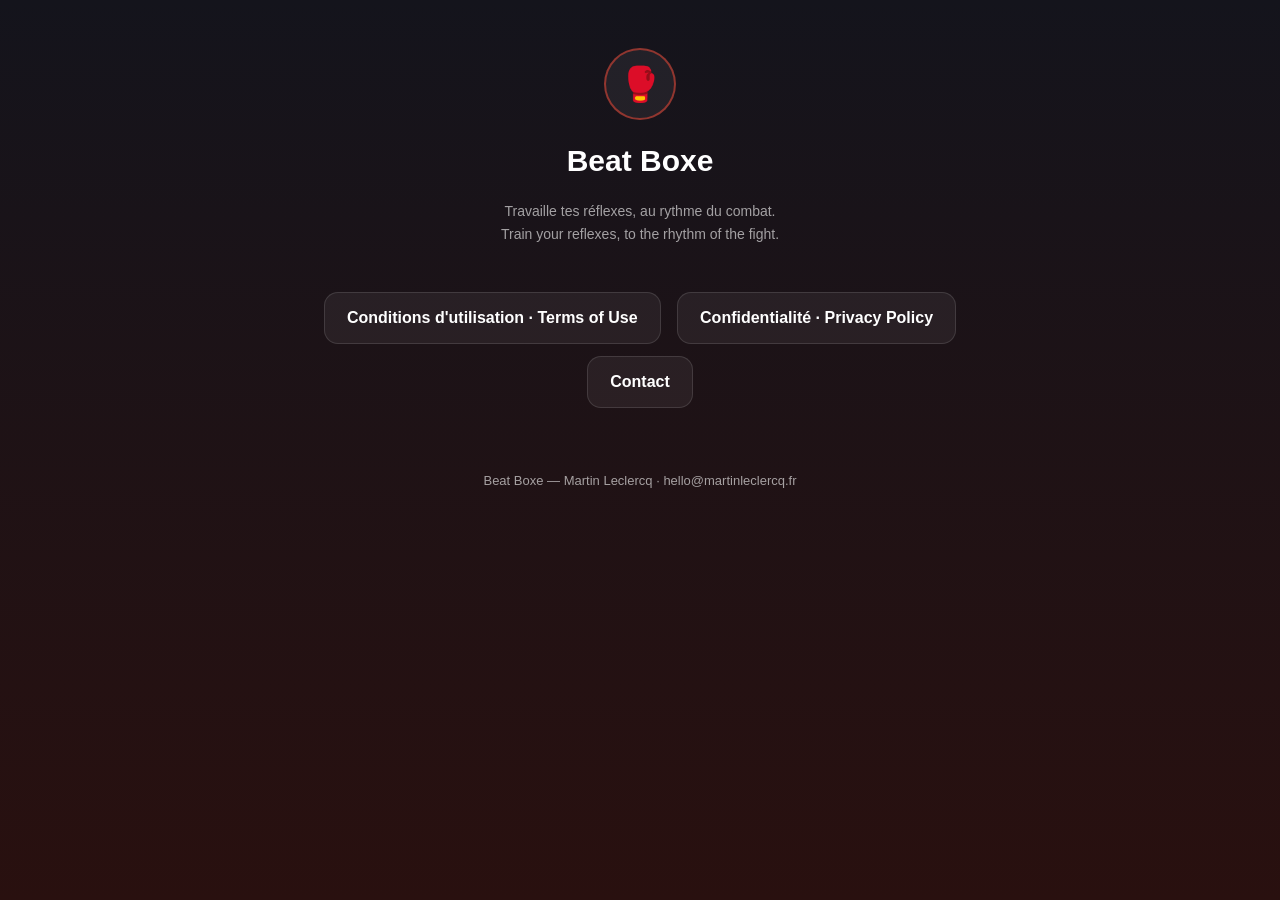
<file: index.html>
<!doctype html>
<html lang="fr">
<head>
  <meta charset="utf-8">
  <meta name="viewport" content="width=device-width, initial-scale=1">
  <title>Beat Boxe — Informations légales</title>
  <link rel="stylesheet" href="styles.css">
</head>
<body>
<main>
  <header>
    <div class="logo">🥊</div>
    <h1>Beat Boxe</h1>
    <p class="updated">Travaille tes réflexes, au rythme du combat.<br>Train your reflexes, to the rhythm of the fight.</p>
  </header>

  <nav class="home">
    <a class="btn" href="terms.html">Conditions d'utilisation · Terms of Use</a>
    <a class="btn" href="privacy.html">Confidentialité · Privacy Policy</a>
    <a class="btn" href="mailto:hello@martinleclercq.fr">Contact</a>
  </nav>

  <footer>Beat Boxe — Martin Leclercq · hello@martinleclercq.fr</footer>
</main>
</body>
</html>
</file>
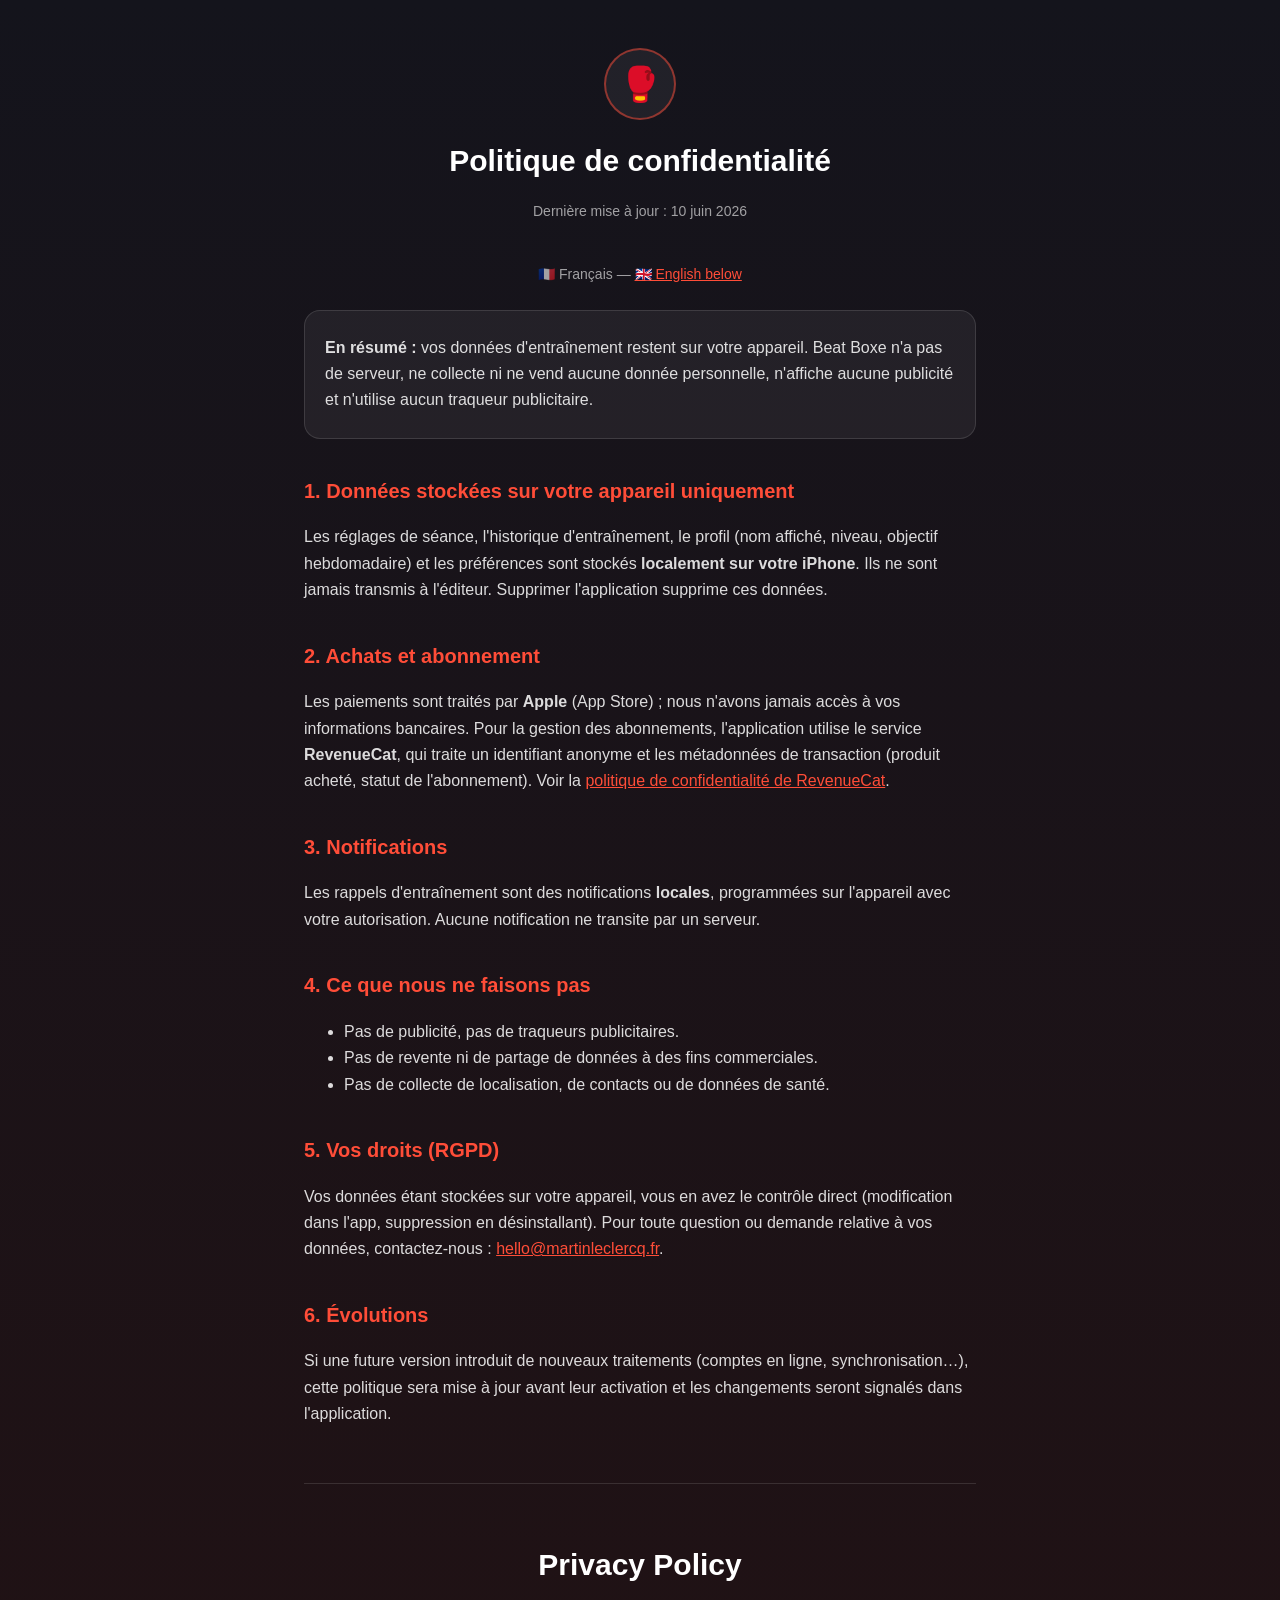
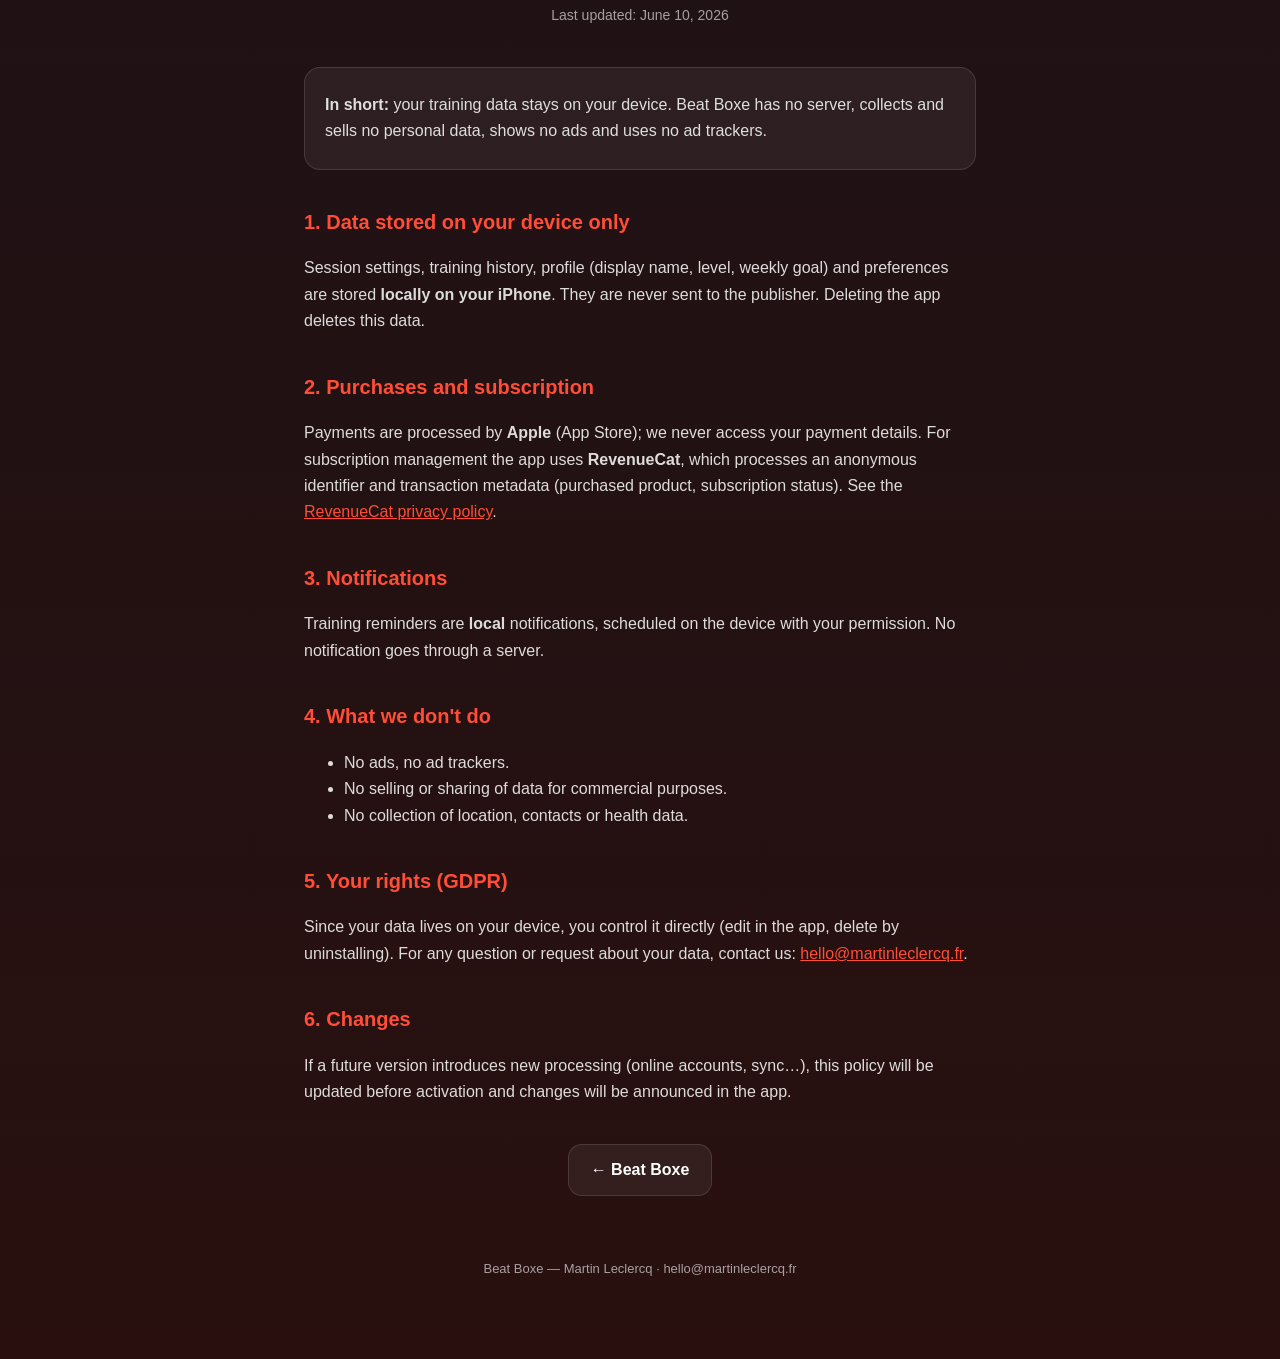
<file: privacy.html>
<!doctype html>
<html lang="fr">
<head>
  <meta charset="utf-8">
  <meta name="viewport" content="width=device-width, initial-scale=1">
  <title>Beat Boxe — Politique de confidentialité / Privacy Policy</title>
  <link rel="stylesheet" href="styles.css">
</head>
<body>
<main>
  <header>
    <div class="logo">🥊</div>
    <h1>Politique de confidentialité</h1>
    <p class="updated">Dernière mise à jour : 10 juin 2026</p>
  </header>
  <p class="lang-switch">🇫🇷 Français — <a href="#english">🇬🇧 English below</a></p>

  <div class="card">
    <p><strong>En résumé :</strong> vos données d'entraînement restent sur votre appareil. Beat Boxe n'a pas de serveur, ne collecte ni ne vend aucune donnée personnelle, n'affiche aucune publicité et n'utilise aucun traqueur publicitaire.</p>
  </div>

  <h2>1. Données stockées sur votre appareil uniquement</h2>
  <p>Les réglages de séance, l'historique d'entraînement, le profil (nom affiché, niveau, objectif hebdomadaire) et les préférences sont stockés <strong>localement sur votre iPhone</strong>. Ils ne sont jamais transmis à l'éditeur. Supprimer l'application supprime ces données.</p>

  <h2>2. Achats et abonnement</h2>
  <p>Les paiements sont traités par <strong>Apple</strong> (App Store) ; nous n'avons jamais accès à vos informations bancaires. Pour la gestion des abonnements, l'application utilise le service <strong>RevenueCat</strong>, qui traite un identifiant anonyme et les métadonnées de transaction (produit acheté, statut de l'abonnement). Voir la <a href="https://www.revenuecat.com/privacy" target="_blank" rel="noopener">politique de confidentialité de RevenueCat</a>.</p>

  <h2>3. Notifications</h2>
  <p>Les rappels d'entraînement sont des notifications <strong>locales</strong>, programmées sur l'appareil avec votre autorisation. Aucune notification ne transite par un serveur.</p>

  <h2>4. Ce que nous ne faisons pas</h2>
  <ul>
    <li>Pas de publicité, pas de traqueurs publicitaires.</li>
    <li>Pas de revente ni de partage de données à des fins commerciales.</li>
    <li>Pas de collecte de localisation, de contacts ou de données de santé.</li>
  </ul>

  <h2>5. Vos droits (RGPD)</h2>
  <p>Vos données étant stockées sur votre appareil, vous en avez le contrôle direct (modification dans l'app, suppression en désinstallant). Pour toute question ou demande relative à vos données, contactez-nous : <a href="mailto:hello@martinleclercq.fr">hello@martinleclercq.fr</a>.</p>

  <h2>6. Évolutions</h2>
  <p>Si une future version introduit de nouveaux traitements (comptes en ligne, synchronisation…), cette politique sera mise à jour avant leur activation et les changements seront signalés dans l'application.</p>

  <hr class="lang" id="english">

  <header>
    <h1>Privacy Policy</h1>
    <p class="updated">Last updated: June 10, 2026</p>
  </header>

  <div class="card">
    <p><strong>In short:</strong> your training data stays on your device. Beat Boxe has no server, collects and sells no personal data, shows no ads and uses no ad trackers.</p>
  </div>

  <h2>1. Data stored on your device only</h2>
  <p>Session settings, training history, profile (display name, level, weekly goal) and preferences are stored <strong>locally on your iPhone</strong>. They are never sent to the publisher. Deleting the app deletes this data.</p>

  <h2>2. Purchases and subscription</h2>
  <p>Payments are processed by <strong>Apple</strong> (App Store); we never access your payment details. For subscription management the app uses <strong>RevenueCat</strong>, which processes an anonymous identifier and transaction metadata (purchased product, subscription status). See the <a href="https://www.revenuecat.com/privacy" target="_blank" rel="noopener">RevenueCat privacy policy</a>.</p>

  <h2>3. Notifications</h2>
  <p>Training reminders are <strong>local</strong> notifications, scheduled on the device with your permission. No notification goes through a server.</p>

  <h2>4. What we don't do</h2>
  <ul>
    <li>No ads, no ad trackers.</li>
    <li>No selling or sharing of data for commercial purposes.</li>
    <li>No collection of location, contacts or health data.</li>
  </ul>

  <h2>5. Your rights (GDPR)</h2>
  <p>Since your data lives on your device, you control it directly (edit in the app, delete by uninstalling). For any question or request about your data, contact us: <a href="mailto:hello@martinleclercq.fr">hello@martinleclercq.fr</a>.</p>

  <h2>6. Changes</h2>
  <p>If a future version introduces new processing (online accounts, sync…), this policy will be updated before activation and changes will be announced in the app.</p>

  <nav class="home"><a class="btn" href="index.html">← Beat Boxe</a></nav>
  <footer>Beat Boxe — Martin Leclercq · hello@martinleclercq.fr</footer>
</main>
</body>
</html>
</file>
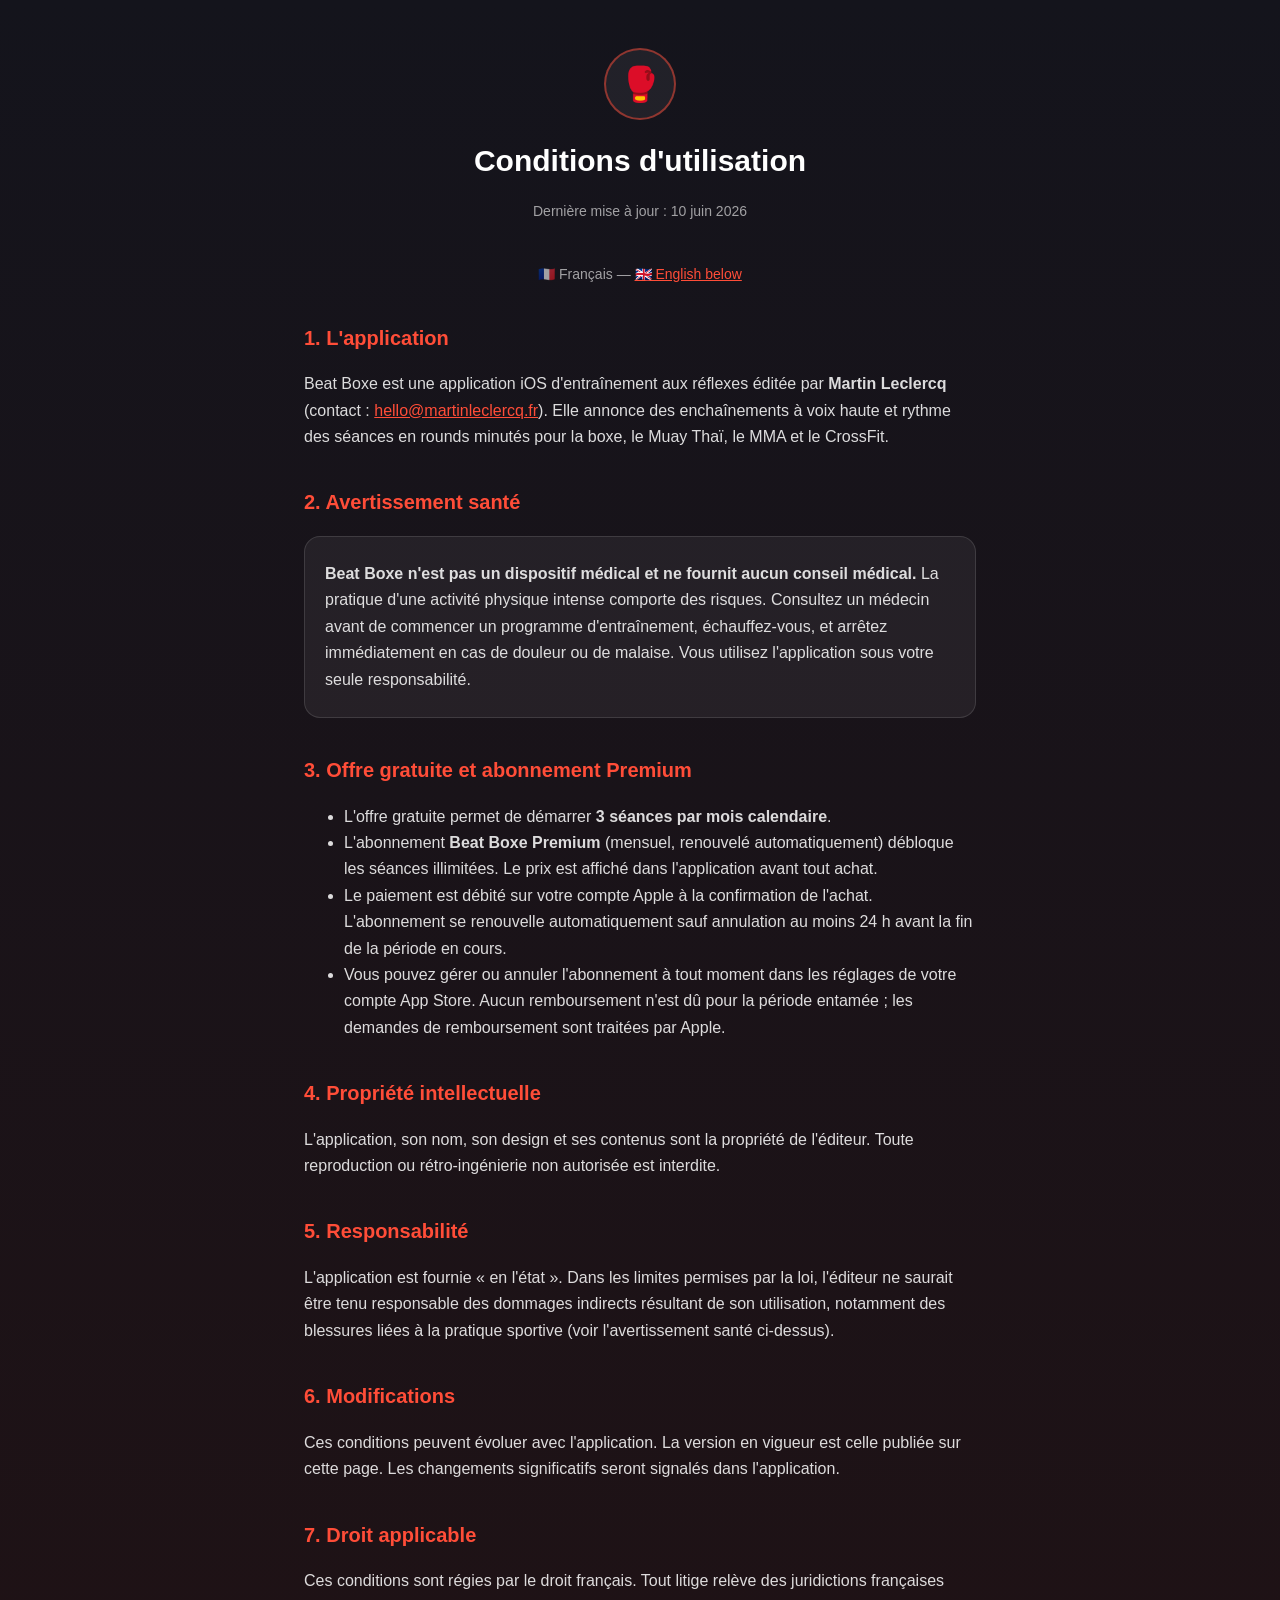
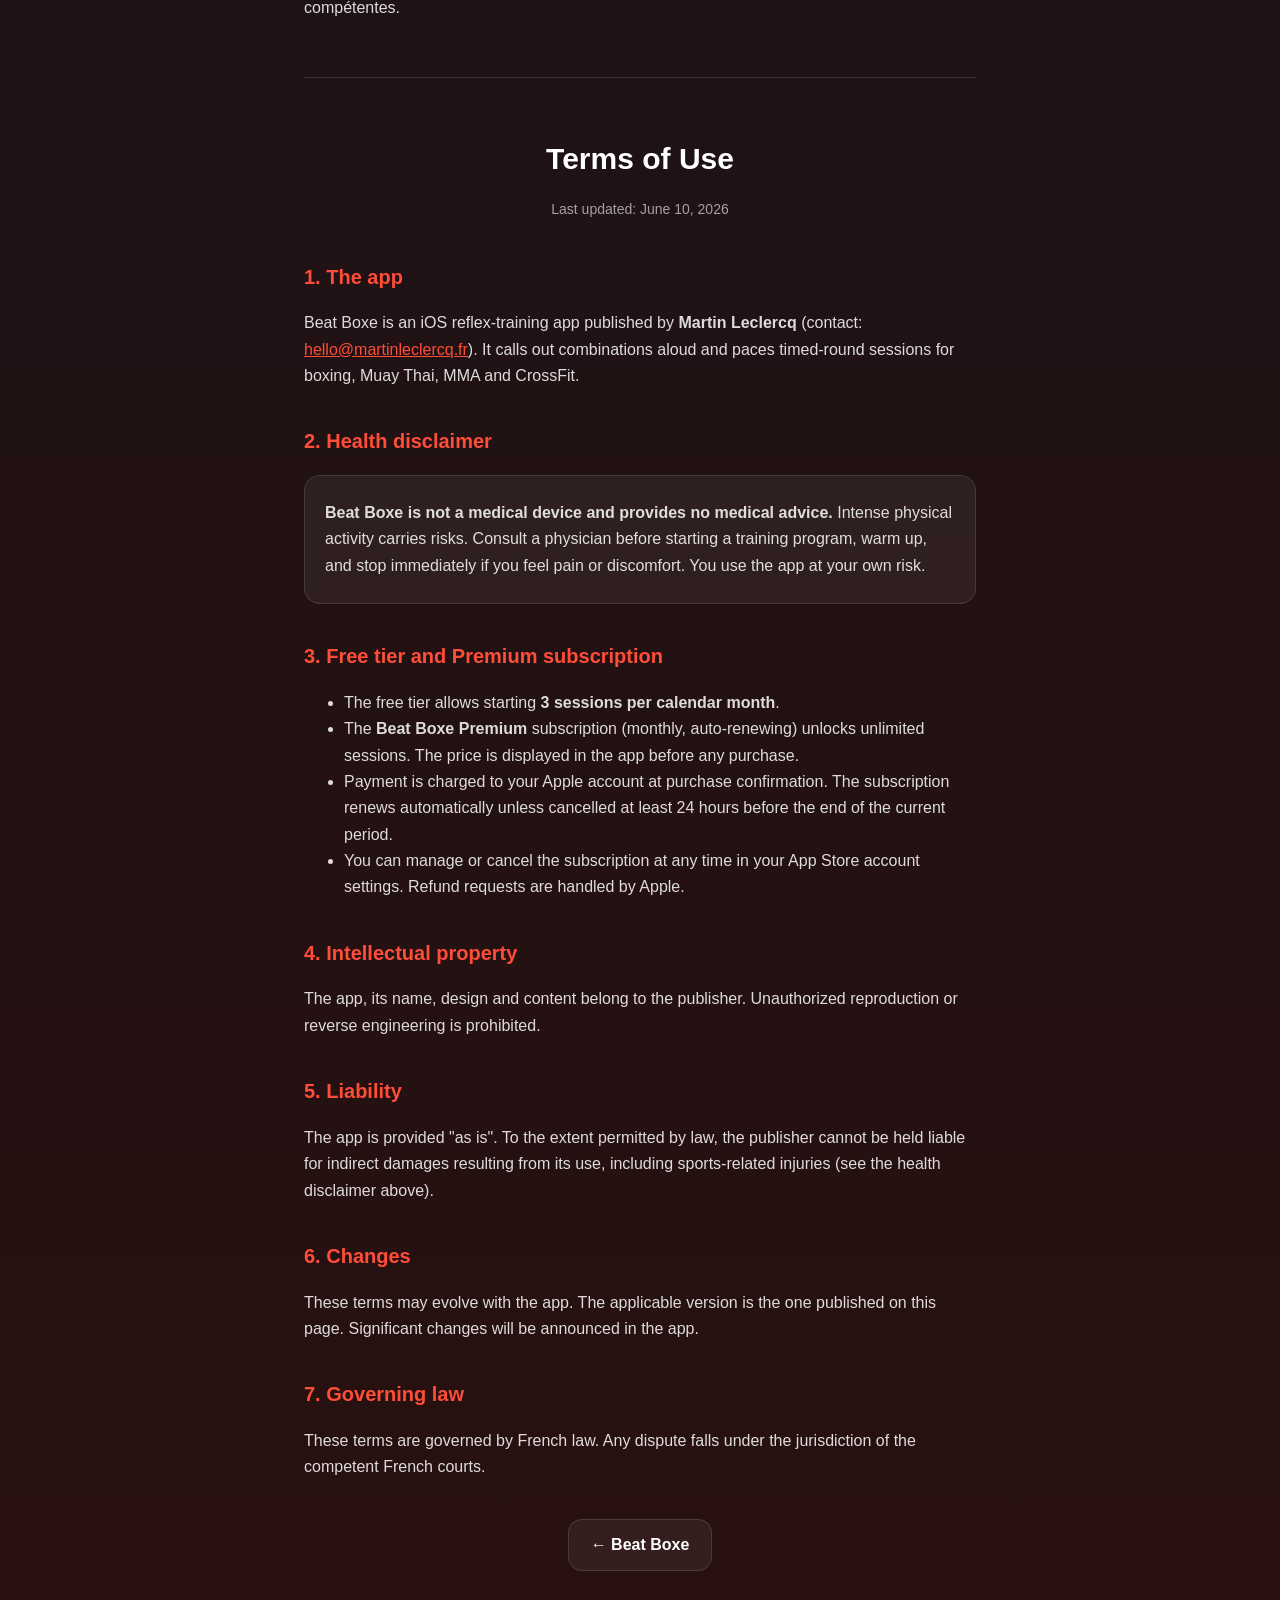
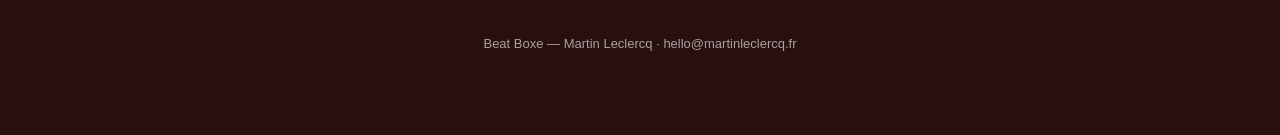
<file: terms.html>
<!doctype html>
<html lang="fr">
<head>
  <meta charset="utf-8">
  <meta name="viewport" content="width=device-width, initial-scale=1">
  <title>Beat Boxe — Conditions d'utilisation / Terms of Use</title>
  <link rel="stylesheet" href="styles.css">
</head>
<body>
<main>
  <header>
    <div class="logo">🥊</div>
    <h1>Conditions d'utilisation</h1>
    <p class="updated">Dernière mise à jour : 10 juin 2026</p>
  </header>
  <p class="lang-switch">🇫🇷 Français — <a href="#english">🇬🇧 English below</a></p>

  <h2>1. L'application</h2>
  <p>Beat Boxe est une application iOS d'entraînement aux réflexes éditée par <strong>Martin Leclercq</strong> (contact : <a href="mailto:hello@martinleclercq.fr">hello@martinleclercq.fr</a>). Elle annonce des enchaînements à voix haute et rythme des séances en rounds minutés pour la boxe, le Muay Thaï, le MMA et le CrossFit.</p>

  <h2>2. Avertissement santé</h2>
  <div class="card">
    <p><strong>Beat Boxe n'est pas un dispositif médical et ne fournit aucun conseil médical.</strong> La pratique d'une activité physique intense comporte des risques. Consultez un médecin avant de commencer un programme d'entraînement, échauffez-vous, et arrêtez immédiatement en cas de douleur ou de malaise. Vous utilisez l'application sous votre seule responsabilité.</p>
  </div>

  <h2>3. Offre gratuite et abonnement Premium</h2>
  <ul>
    <li>L'offre gratuite permet de démarrer <strong>3 séances par mois calendaire</strong>.</li>
    <li>L'abonnement <strong>Beat Boxe Premium</strong> (mensuel, renouvelé automatiquement) débloque les séances illimitées. Le prix est affiché dans l'application avant tout achat.</li>
    <li>Le paiement est débité sur votre compte Apple à la confirmation de l'achat. L'abonnement se renouvelle automatiquement sauf annulation au moins 24 h avant la fin de la période en cours.</li>
    <li>Vous pouvez gérer ou annuler l'abonnement à tout moment dans les réglages de votre compte App Store. Aucun remboursement n'est dû pour la période entamée ; les demandes de remboursement sont traitées par Apple.</li>
  </ul>

  <h2>4. Propriété intellectuelle</h2>
  <p>L'application, son nom, son design et ses contenus sont la propriété de l'éditeur. Toute reproduction ou rétro-ingénierie non autorisée est interdite.</p>

  <h2>5. Responsabilité</h2>
  <p>L'application est fournie « en l'état ». Dans les limites permises par la loi, l'éditeur ne saurait être tenu responsable des dommages indirects résultant de son utilisation, notamment des blessures liées à la pratique sportive (voir l'avertissement santé ci-dessus).</p>

  <h2>6. Modifications</h2>
  <p>Ces conditions peuvent évoluer avec l'application. La version en vigueur est celle publiée sur cette page. Les changements significatifs seront signalés dans l'application.</p>

  <h2>7. Droit applicable</h2>
  <p>Ces conditions sont régies par le droit français. Tout litige relève des juridictions françaises compétentes.</p>

  <hr class="lang" id="english">

  <header>
    <h1>Terms of Use</h1>
    <p class="updated">Last updated: June 10, 2026</p>
  </header>

  <h2>1. The app</h2>
  <p>Beat Boxe is an iOS reflex-training app published by <strong>Martin Leclercq</strong> (contact: <a href="mailto:hello@martinleclercq.fr">hello@martinleclercq.fr</a>). It calls out combinations aloud and paces timed-round sessions for boxing, Muay Thai, MMA and CrossFit.</p>

  <h2>2. Health disclaimer</h2>
  <div class="card">
    <p><strong>Beat Boxe is not a medical device and provides no medical advice.</strong> Intense physical activity carries risks. Consult a physician before starting a training program, warm up, and stop immediately if you feel pain or discomfort. You use the app at your own risk.</p>
  </div>

  <h2>3. Free tier and Premium subscription</h2>
  <ul>
    <li>The free tier allows starting <strong>3 sessions per calendar month</strong>.</li>
    <li>The <strong>Beat Boxe Premium</strong> subscription (monthly, auto-renewing) unlocks unlimited sessions. The price is displayed in the app before any purchase.</li>
    <li>Payment is charged to your Apple account at purchase confirmation. The subscription renews automatically unless cancelled at least 24 hours before the end of the current period.</li>
    <li>You can manage or cancel the subscription at any time in your App Store account settings. Refund requests are handled by Apple.</li>
  </ul>

  <h2>4. Intellectual property</h2>
  <p>The app, its name, design and content belong to the publisher. Unauthorized reproduction or reverse engineering is prohibited.</p>

  <h2>5. Liability</h2>
  <p>The app is provided "as is". To the extent permitted by law, the publisher cannot be held liable for indirect damages resulting from its use, including sports-related injuries (see the health disclaimer above).</p>

  <h2>6. Changes</h2>
  <p>These terms may evolve with the app. The applicable version is the one published on this page. Significant changes will be announced in the app.</p>

  <h2>7. Governing law</h2>
  <p>These terms are governed by French law. Any dispute falls under the jurisdiction of the competent French courts.</p>

  <nav class="home"><a class="btn" href="index.html">← Beat Boxe</a></nav>
  <footer>Beat Boxe — Martin Leclercq · hello@martinleclercq.fr</footer>
</main>
</body>
</html>
</file>
<file: styles.css>
/* Beat Boxe — pages légales. Ambiance sombre de l'app. */
:root {
  --bg-top: #14141c;
  --bg-bottom: #29100f;
  --accent: #ff4d38;
  --text: #ffffff;
  --subtle: rgba(255, 255, 255, 0.6);
  --card: rgba(255, 255, 255, 0.06);
  --border: rgba(255, 255, 255, 0.12);
}
* { box-sizing: border-box; }
body {
  margin: 0;
  min-height: 100vh;
  font-family: -apple-system, BlinkMacSystemFont, "Segoe UI", Roboto, sans-serif;
  /* Pas de background-attachment: fixed — casse le défilement sur Safari iOS. */
  background: linear-gradient(180deg, var(--bg-top), var(--bg-bottom)) no-repeat;
  background-color: var(--bg-bottom);
  color: var(--text);
  line-height: 1.65;
}
main { max-width: 720px; margin: 0 auto; padding: 48px 24px 80px; }
header { text-align: center; margin-bottom: 40px; }
.logo {
  width: 72px; height: 72px; border-radius: 50%;
  background: var(--card); border: 2px solid rgba(255, 77, 56, 0.5);
  display: inline-flex; align-items: center; justify-content: center;
  font-size: 34px;
}
h1 { font-size: 30px; font-weight: 800; margin: 16px 0 4px; }
.updated { color: var(--subtle); font-size: 14px; }
h2 { font-size: 20px; font-weight: 700; margin-top: 36px; color: var(--accent); }
p, li { color: rgba(255, 255, 255, 0.85); font-size: 16px; }
a { color: var(--accent); }
.card {
  background: var(--card); border: 1px solid var(--border);
  border-radius: 16px; padding: 8px 20px; margin: 16px 0;
}
.lang-switch { text-align: center; margin-bottom: 24px; font-size: 14px; color: var(--subtle); }
hr.lang { border: none; border-top: 1px solid var(--border); margin: 56px 0; }
footer { text-align: center; color: var(--subtle); font-size: 13px; margin-top: 56px; }
nav.home { text-align: center; margin-top: 32px; }
.btn {
  display: inline-block; padding: 12px 22px; border-radius: 14px;
  background: var(--card); border: 1px solid var(--border);
  color: var(--text); text-decoration: none; font-weight: 600; margin: 6px;
}
</file>
